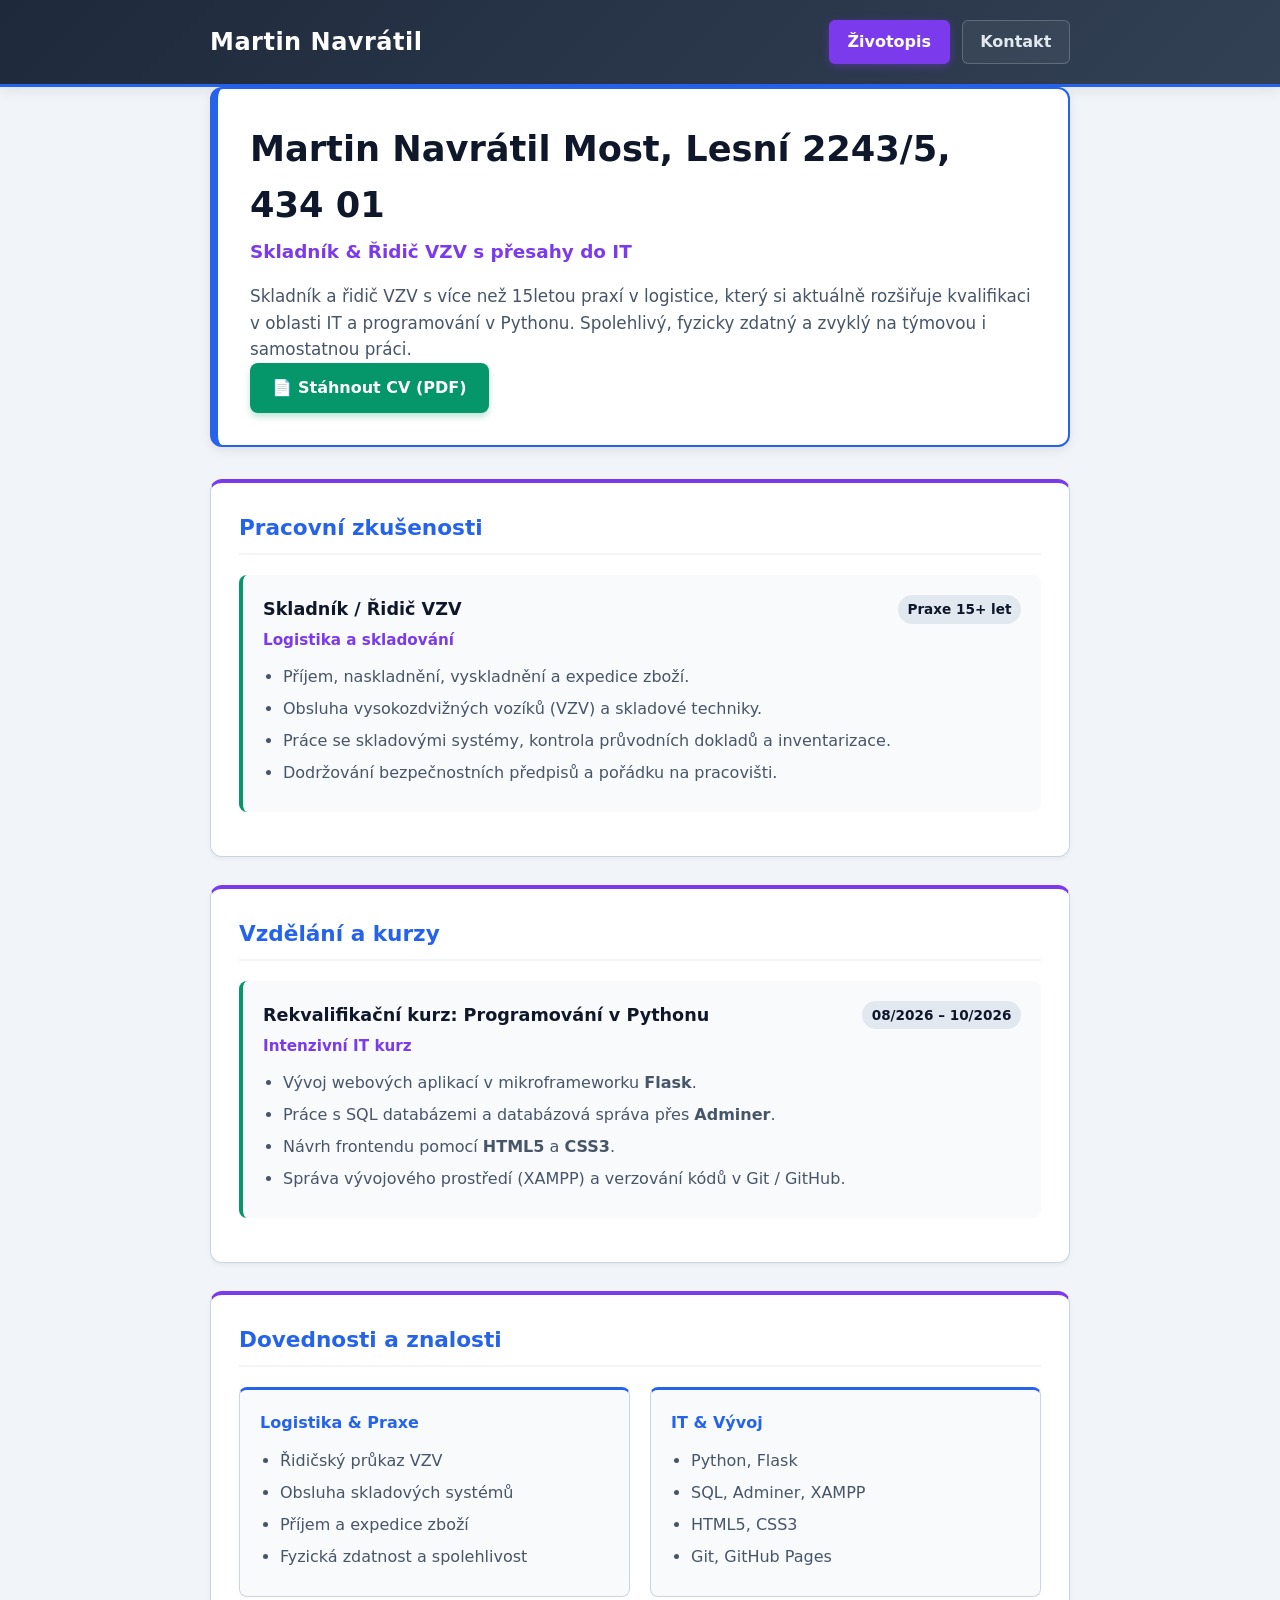
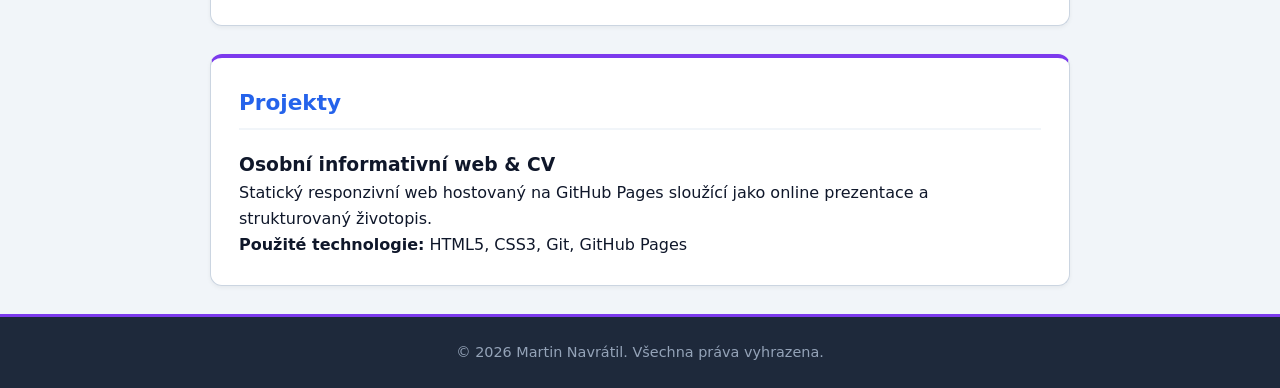
<file: index.html>
<!DOCTYPE html>
<html lang="cs">
<head>
  <meta charset="UTF-8">
  <meta name="viewport" content="width=device-width, initial-scale=1.0">
  <title>Martin Navrátil - Životopis</title>
  <link rel="stylesheet" href="style.css">
</head>
<body>

  <header>
    <div class="container">
      <div class="logo">Martin Navrátil</div>
      <nav>
        <a href="index.html" class="active">Životopis</a>
        <a href="kontakty.html">Kontakt</a>
      </nav>
    </div>
  </header>

  <main class="container">
    <!-- Profil s tlačítkem ke stažení -->
    <section class="hero">
      <h1>Martin Navrátil
          Most, Lesní 2243/5, 434 01
      </h1>
      <p class="subtitle">Skladník &amp; Řidič VZV s přesahy do IT</p>
      <p class="intro">
        Skladník a řidič VZV s více než 15letou praxí v logistice, který si aktuálně rozšiřuje kvalifikaci v oblasti IT a programování v Pythonu. Spolehlivý, fyzicky zdatný a zvyklý na týmovou i samostatnou práci.
      </p>
      
    <a href="Martin%20Navr%C3%A1til%20-%20%C5%BDivotopis.pdf" download="cv-martin-navratil.pdf" class="btn-download">
      📄 Stáhnout CV (PDF)
    </a>
      </div>
    </section>

    <!-- Pracovní zkušenosti -->
    <section class="content">
      <h2>Pracovní zkušenosti</h2>
      
      <div class="timeline-item">
        <div class="timeline-header">
          <h3>Skladník / Řidič VZV</h3>
          <span class="date">Praxe 15+ let</span>
        </div>
        <p class="institution">Logistika a skladování</p>
        <ul>
          <li>Příjem, naskladnění, vyskladnění a expedice zboží.</li>
          <li>Obsluha vysokozdvižných vozíků (VZV) a skladové techniky.</li>
          <li>Práce se skladovými systémy, kontrola průvodních dokladů a inventarizace.</li>
          <li>Dodržování bezpečnostních předpisů a pořádku na pracovišti.</li>
        </ul>
      </div>
    </section>

    <!-- Vzdělání a kurzy -->
    <section class="content">
      <h2>Vzdělání a kurzy</h2>
      
      <div class="timeline-item">
        <div class="timeline-header">
          <h3>Rekvalifikační kurz: Programování v Pythonu</h3>
          <span class="date">08/2026 – 10/2026</span>
        </div>
        <p class="institution">Intenzivní IT kurz</p>
        <ul>
          <li>Vývoj webových aplikací v mikroframeworku <strong>Flask</strong>.</li>
          <li>Práce s SQL databázemi a databázová správa přes <strong>Adminer</strong>.</li>
          <li>Návrh frontendu pomocí <strong>HTML5</strong> a <strong>CSS3</strong>.</li>
          <li>Správa vývojového prostředí (XAMPP) a verzování kódů v Git / GitHub.</li>
        </ul>
      </div>
    </section>

    <!-- Dovednosti -->
    <section class="content">
      <h2>Dovednosti a znalosti</h2>
      <div class="skills-grid">
        <div class="skill-category">
          <h3>Logistika &amp; Praxe</h3>
          <ul>
            <li>Řidičský průkaz VZV</li>
            <li>Obsluha skladových systémů</li>
            <li>Příjem a expedice zboží</li>
            <li>Fyzická zdatnost a spolehlivost</li>
          </ul>
        </div>
        <div class="skill-category">
          <h3>IT &amp; Vývoj</h3>
          <ul>
            <li>Python, Flask</li>
            <li>SQL, Adminer, XAMPP</li>
            <li>HTML5, CSS3</li>
            <li>Git, GitHub Pages</li>
          </ul>
        </div>
      </div>
    </section>

    <!-- Projekty -->
    <section class="content">
      <h2>Projekty</h2>
      <div class="project-item">
        <h3>Osobní informativní web &amp; CV</h3>
        <p>Statický responzivní web hostovaný na GitHub Pages sloužící jako online prezentace a strukturovaný životopis.</p>
        <p><strong>Použité technologie:</strong> HTML5, CSS3, Git, GitHub Pages</p>
      </div>
    </section>
  </main>

  <footer>
    <div class="container">
      <p>&copy; 2026 Martin Navrátil. Všechna práva vyhrazena.</p>
    </div>
  </footer>

</body>
</html>
</file>
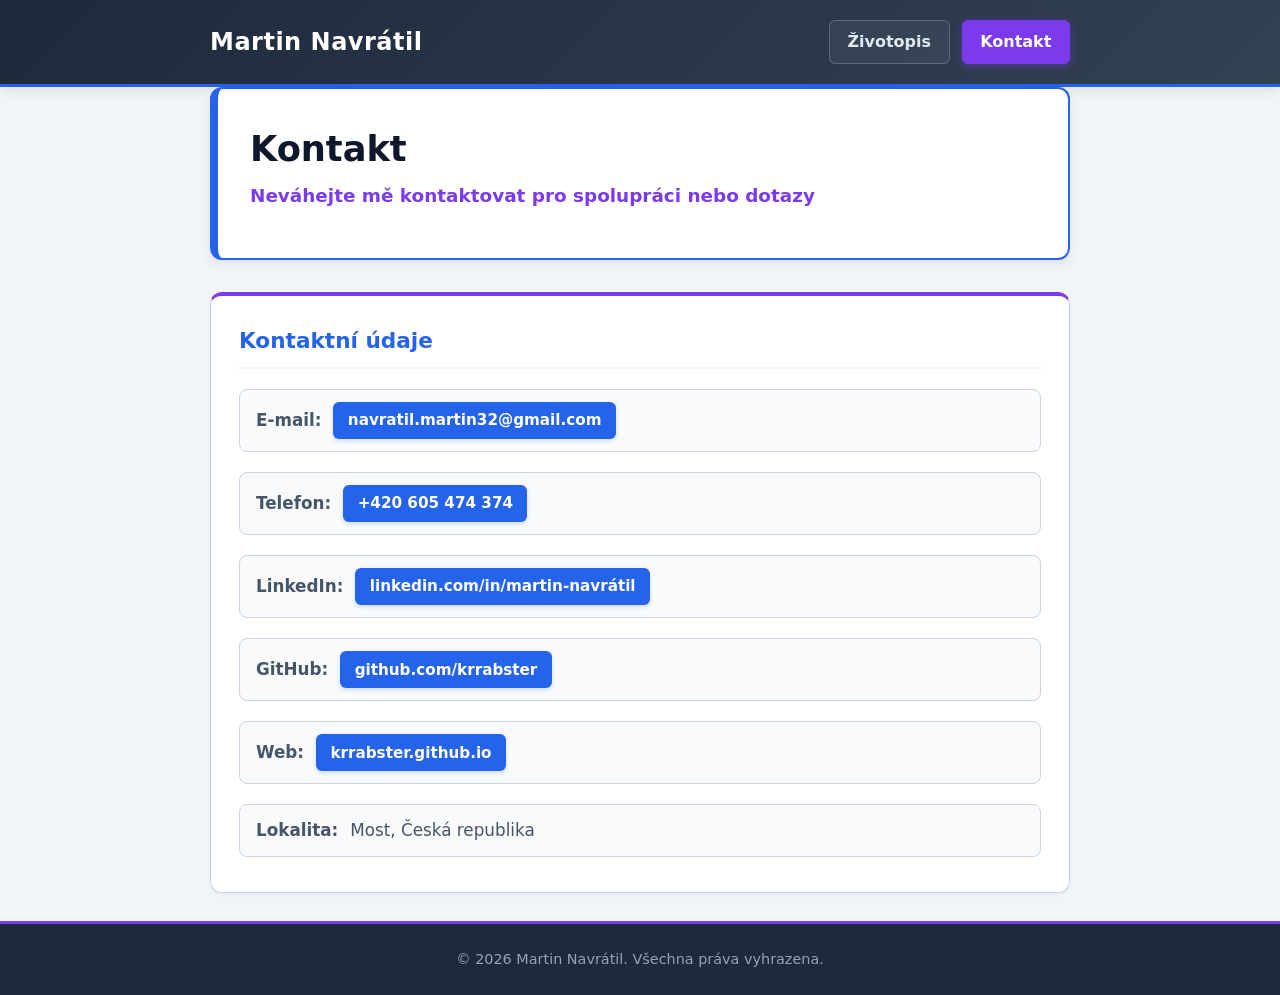
<file: kontakty.html>
<!DOCTYPE html>
<html lang="cs">
<head>
  <meta charset="UTF-8">
  <meta name="viewport" content="width=device-width, initial-scale=1.0">
  <title>Kontakt - Martin Navrátil</title>
  <link rel="stylesheet" href="style.css">
</head>
<body>

  <header>
    <div class="container">
      <div class="logo">Martin Navrátil</div>
      <nav>
        <a href="index.html">Životopis</a>
        <a href="kontakty.html" class="active">Kontakt</a>
      </nav>
    </div>
  </header>

  <main class="container">
    <section class="hero">
      <h1>Kontakt</h1>
      <p class="subtitle">Neváhejte mě kontaktovat pro spolupráci nebo dotazy</p>
    </section>

    <section class="content">
      <h2>Kontaktní údaje</h2>
      <ul class="contact-list">
        <li>
          <strong>E-mail:</strong> 
          <a href="mailto:vas.email@example.com">navratil.martin32@gmail.com</a>
        </li>
        <li>
          <strong>Telefon:</strong> 
          <a href="tel:+420123456789">+420 605 474 374</a>
        </li>
        <li>
          <strong>LinkedIn:</strong> 
          <a href="https://www.linkedin.com/in/martin-navr%C3%A1til-748a3831" target="_blank">linkedin.com/in/martin-navrátil</a>
        </li>
        <li>
          <strong>GitHub:</strong> 
          <a href="https://github.com/krrabster" target="_blank">github.com/krrabster</a>
        </li>
        <li>
          <strong>Web:</strong> 
          <a href="https://krrabster.github.io" target="_blank">krrabster.github.io</a>
        </li>
        <li>
          <strong>Lokalita:</strong> Most, Česká republika
        </li>
      </ul>
    </section>
  </main>

  <footer>
    <div class="container">
      <p>&copy; 2026 Martin Navrátil. Všechna práva vyhrazena.</p>
    </div>
  </footer>

</body>
</html>
</file>
<file: style.css>
/* Barevná paleta a proměnné */
:root {
  --primary-color: #2563eb;       /* Hlavní modrá */
  --primary-hover: #1d4ed8;
  --secondary-color: #7c3aed;     /* Fialový akcent */
  --accent-color: #059669;        /* Zelená pro tlačítko stahování */
  --accent-hover: #047857;
  --bg-color: #f1f5f9;            /* Světlé pozadí */
  --card-bg: #ffffff;             /* Bílé karty */
  --text-main: #0f172a;           /* Tmavý text */
  --text-muted: #475569;          /* Šedý text */
  --border-color: #cbd5e1;        /* Rámečky */
  --font-family: system-ui, -apple-system, BlinkMacSystemFont, 'Segoe UI', Roboto, sans-serif;
  --shadow-sm: 0 2px 4px rgba(0, 0, 0, 0.05);
  --shadow-md: 0 4px 12px rgba(0, 0, 0, 0.08);
}

/* Základní reset */
* {
  box-sizing: border-box;
  margin: 0;
  padding: 0;
}

body {
  font-family: var(--font-family);
  background-color: var(--bg-color);
  color: var(--text-main);
  line-height: 1.6;
  display: flex;
  flex-direction: column;
  min-height: 100vh;
}

/* Kontejner s maximální šířkou */
.container {
  max-width: 900px;
  margin: 0 auto;
  padding: 0 1.25rem;
  width: 100%;
}

/* Záhlaví / Navigace */
header {
  background: linear-gradient(135deg, #1e293b 0%, #334155 100%);
  color: #ffffff;
  padding: 1.25rem 0;
  box-shadow: var(--shadow-md);
  border-bottom: 3px solid var(--primary-color);
}

header .container {
  display: flex;
  justify-content: space-between;
  align-items: center;
  flex-wrap: wrap;
  gap: 1rem;
}

.logo {
  font-size: 1.5rem;
  font-weight: 800;
  color: #ffffff;
  letter-spacing: 0.5px;
}

/* Navigační tlačítka */
nav {
  display: flex;
  gap: 0.75rem;
}

nav a {
  color: #e2e8f0;
  text-decoration: none;
  font-weight: 600;
  padding: 0.5rem 1.1rem;
  border-radius: 6px;
  border: 1px solid rgba(255, 255, 255, 0.2);
  background: rgba(255, 255, 255, 0.05);
  transition: all 0.25s ease-in-out;
}

nav a:hover {
  background: var(--primary-color);
  color: #ffffff;
  border-color: var(--primary-color);
  transform: translateY(-2px);
}

nav a.active {
  background: var(--secondary-color);
  color: #ffffff;
  border-color: var(--secondary-color);
  box-shadow: 0 2px 8px rgba(124, 58, 237, 0.4);
}

/* Hlavní obsah */
main {
  flex: 1;
  padding: 2.5rem 1.25rem;
}

/* Úvodní sekce (Hero) */
.hero {
  background: var(--card-bg);
  padding: 2rem;
  border-radius: 12px;
  border: 2px solid var(--primary-color);
  border-left: 8px solid var(--primary-color);
  box-shadow: var(--shadow-md);
  margin-bottom: 2rem;
}

.hero h1 {
  font-size: 2.2rem;
  color: var(--text-main);
  margin-bottom: 0.25rem;
}

.subtitle {
  font-size: 1.15rem;
  color: var(--secondary-color);
  font-weight: 700;
  margin-bottom: 1rem;
}

.intro {
  color: var(--text-muted);
  font-size: 1.05rem;
}

/* Tlačítko pro stažení CV */
.action-buttons {
  margin-top: 1.5rem;
}

.btn-download {
  display: inline-flex;
  align-items: center;
  gap: 0.5rem;
  background-color: var(--accent-color);
  color: #ffffff;
  padding: 0.75rem 1.4rem;
  border-radius: 8px;
  text-decoration: none;
  font-weight: 700;
  font-size: 1rem;
  box-shadow: 0 4px 6px rgba(5, 150, 105, 0.25);
  transition: all 0.25s ease-in-out;
  border: none;
  cursor: pointer;
}

.btn-download:hover {
  background-color: var(--accent-hover);
  transform: translateY(-2px);
  box-shadow: 0 6px 12px rgba(5, 150, 105, 0.35);
}

/* Barevné bloky / Karty obsahu s rámečkem */
.content {
  background: var(--card-bg);
  padding: 1.75rem;
  border-radius: 12px;
  border: 1px solid var(--border-color);
  border-top: 4px solid var(--secondary-color);
  box-shadow: var(--shadow-sm);
  margin-bottom: 1.75rem;
  transition: transform 0.2s ease, box-shadow 0.2s ease;
}

.content:hover {
  box-shadow: var(--shadow-md);
}

.content h2 {
  font-size: 1.35rem;
  color: var(--primary-color);
  margin-bottom: 1.25rem;
  padding-bottom: 0.5rem;
  border-bottom: 2px solid var(--bg-color);
}

/* Timeline položky */
.timeline-item {
  background: #f8fafc;
  padding: 1.25rem;
  border-radius: 8px;
  border-left: 4px solid var(--accent-color);
  margin-bottom: 1rem;
}

.timeline-header {
  display: flex;
  justify-content: space-between;
  align-items: center;
  flex-wrap: wrap;
  gap: 0.5rem;
  margin-bottom: 0.25rem;
}

.timeline-header h3 {
  font-size: 1.1rem;
  color: var(--text-main);
}

.date {
  font-size: 0.85rem;
  background: #e2e8f0;
  color: var(--text-main);
  padding: 0.2rem 0.6rem;
  border-radius: 20px;
  font-weight: 700;
}

.institution {
  color: var(--secondary-color);
  font-weight: 600;
  font-size: 0.95rem;
  margin-bottom: 0.75rem;
}

ul {
  padding-left: 1.25rem;
}

li {
  margin-bottom: 0.4rem;
  color: var(--text-muted);
}

/* Dovednosti (Grid) */
.skills-grid {
  display: grid;
  grid-template-columns: repeat(auto-fit, minmax(240px, 1fr));
  gap: 1.25rem;
}

.skill-category {
  background: #f8fafc;
  padding: 1.25rem;
  border-radius: 8px;
  border: 1px solid var(--border-color);
  border-top: 3px solid var(--primary-color);
}

.skill-category h3 {
  font-size: 1rem;
  color: var(--primary-color);
  margin-bottom: 0.75rem;
}

/* Kontaktní seznam & Tlačítka kontaktů */
.contact-list {
  list-style: none;
  padding: 0;
  display: flex;
  flex-direction: column;
  gap: 0.85rem;
}

.contact-list li {
  display: flex;
  align-items: center;
  gap: 0.75rem;
  font-size: 1.05rem;
  padding: 0.75rem 1rem;
  background: #f8fafc;
  border-radius: 8px;
  border: 1px solid var(--border-color);
  flex-wrap: wrap;
}

.contact-list a {
  display: inline-block;
  color: #ffffff;
  background-color: var(--primary-color);
  padding: 0.4rem 0.9rem;
  border-radius: 6px;
  text-decoration: none;
  font-weight: 600;
  font-size: 0.95rem;
  transition: all 0.2s ease;
  box-shadow: 0 2px 4px rgba(37, 99, 235, 0.2);
}

.contact-list a:hover {
  background-color: var(--primary-hover);
  transform: translateY(-2px);
  box-shadow: 0 4px 8px rgba(37, 99, 235, 0.3);
}

/* Zápatí */
footer {
  background-color: #1e293b;
  color: #94a3b8;
  border-top: 3px solid var(--secondary-color);
  padding: 1.5rem 0;
  text-align: center;
  font-size: 0.9rem;
}

/* Responzivita pro mobilní zařízení */
@media (max-width: 600px) {
  header .container {
    flex-direction: column;
    text-align: center;
  }

  nav {
    width: 100%;
    justify-content: center;
  }

  .hero {
    padding: 1.25rem;
  }

  .hero h1 {
    font-size: 1.75rem;
  }

  .content {
    padding: 1.25rem;
  }

  .contact-list li {
    flex-direction: column;
    align-items: flex-start;
  }
}
</file>
